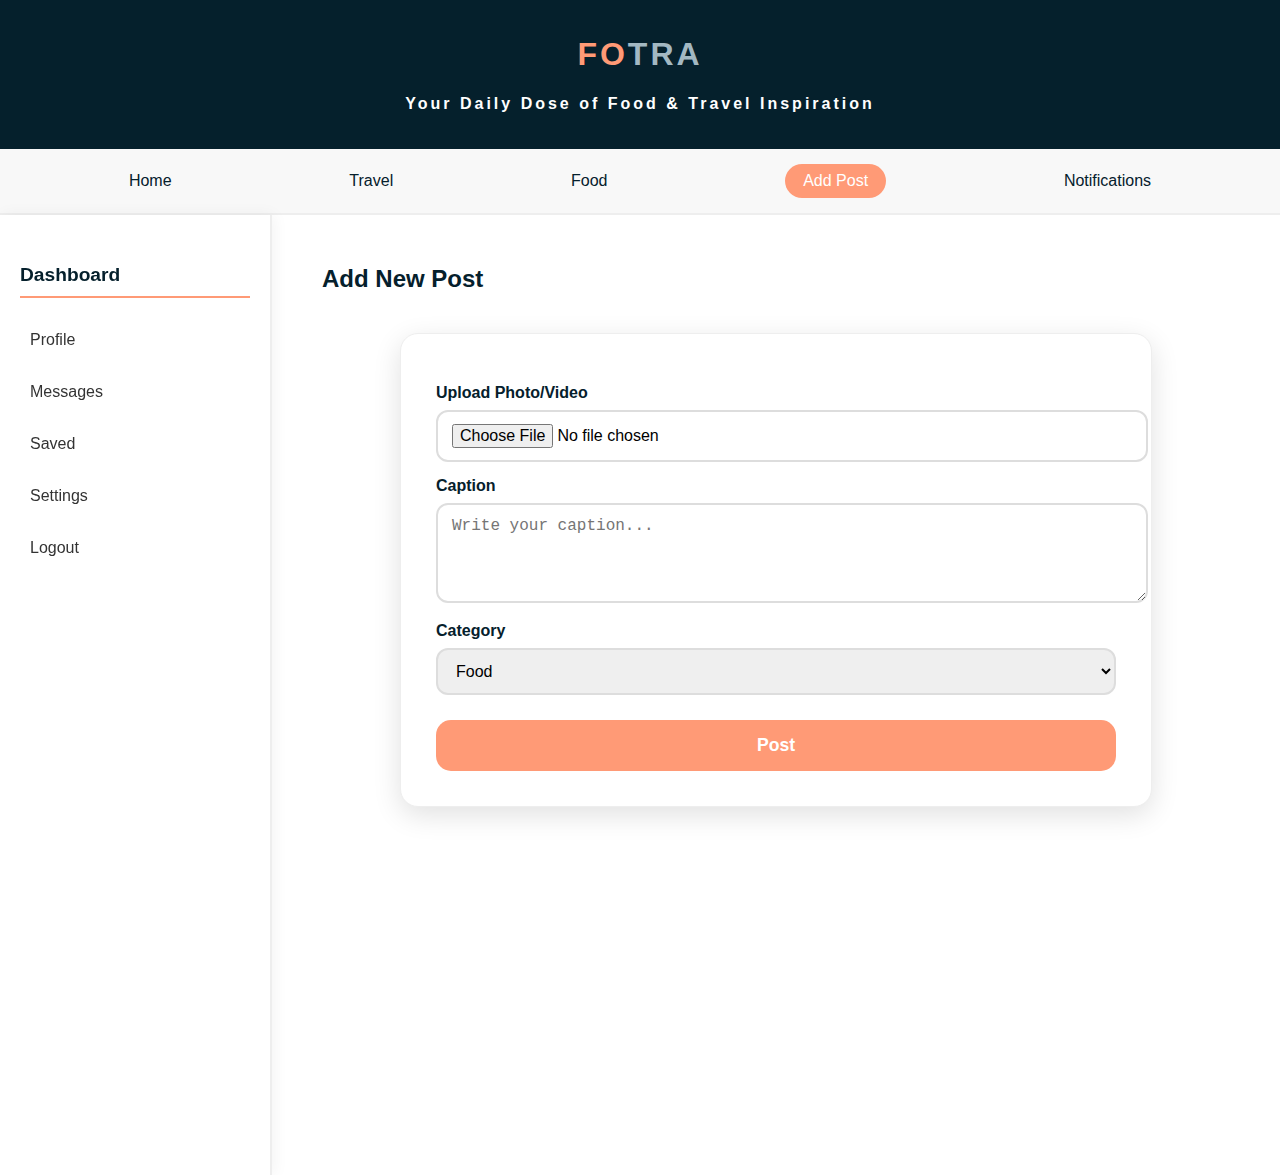
<file: addpost.html>
<!DOCTYPE html>
<html lang="en">
<head>
  <meta charset="UTF-8" />
  <meta name="viewport" content="width=device-width, initial-scale=1.0" />
  <title>Add Post | FOTRA</title>
  <link rel="stylesheet" href="style.css">
</head>

<body>

  <!-- Header -->
  <div class="header">
    <h1><span class="food">FO</span><span class="travel">TRA</span></h1>
    <h4>Your Daily Dose of Food & Travel Inspiration</h4>
  </div>

  <!-- Navbar -->
  <nav class="navbar">
    <div class="nav-container">
      <a href="index.html">Home</a>
      <a href="travel.html">Travel</a>
      <a href="food.html">Food</a>
      <a href="addpost.html" class="add-post active">Add Post</a>
      <a href="notifications.html">Notifications</a>
    </div>
  </nav>

  <div class="main-layout">

    <!-- Sidebar -->
    <aside class="sidebar">
      <h3>Dashboard</h3>
      <ul>
        <li><a href="#">Profile</a></li>
        <li><a href="#">Messages</a></li>
        <li><a href="#">Saved</a></li>
        <li><a href="#">Settings</a></li>
        <li><a href="#">Logout</a></li>
      </ul>
    </aside>

    <!-- Content -->
    <section class="content">
      <h2 style="margin-left:20px; color:#05202c;">Add New Post</h2>

      <div class="addpost-container">
        
        <form class="addpost-form">
          
          <label>Upload Photo/Video</label>
          <input type="file" accept="image/*,video/*" required>

          <label>Caption</label>
          <textarea placeholder="Write your caption..." rows="4" required></textarea>

          <label>Category</label>
          <select required>
            <option value="food">Food</option>
            <option value="travel">Travel</option>
          </select>

          <button type="submit" class="submit-btn">Post</button>

        </form>

      </div>

    </section>
  </div>

</body>
</html>
</file>
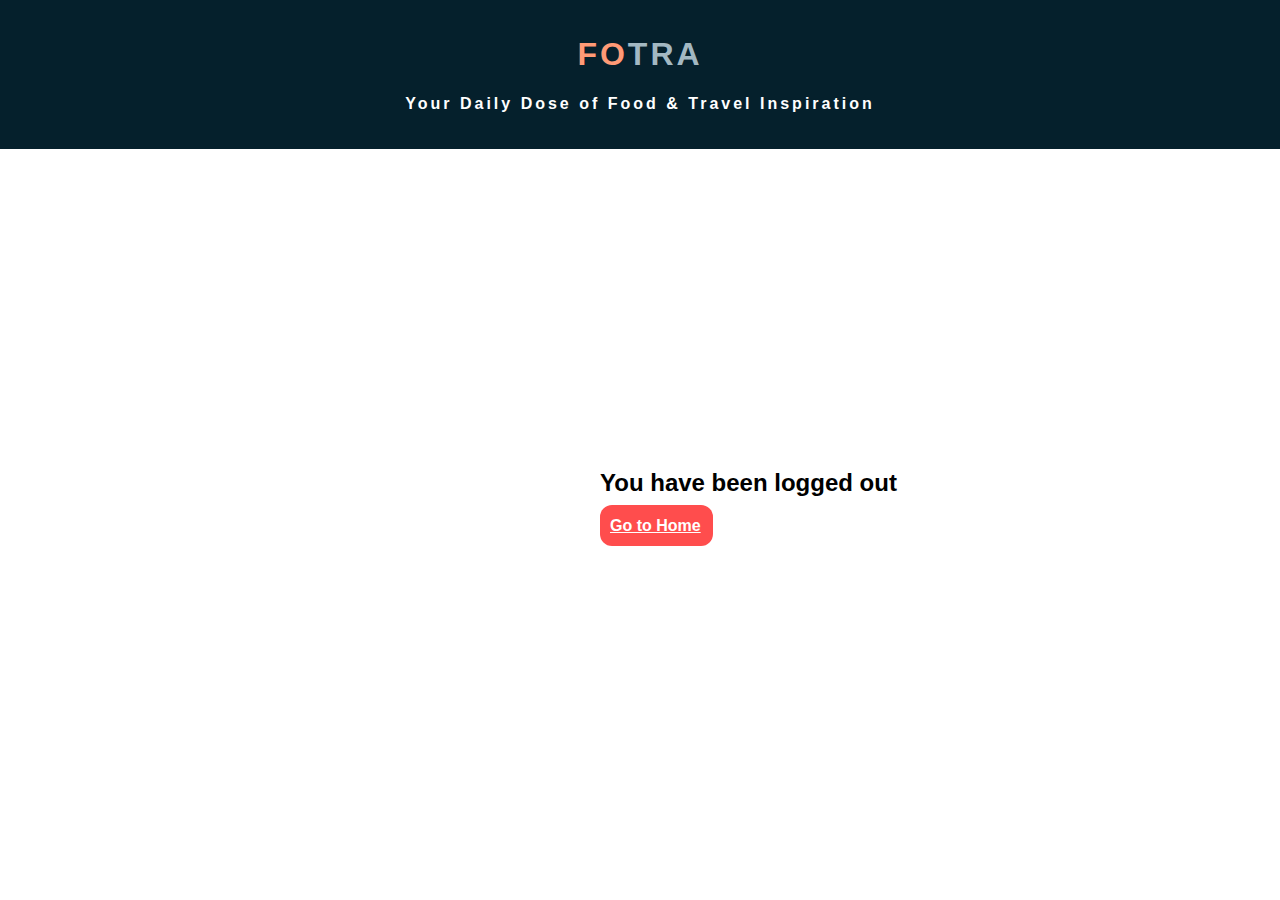
<file: logout.html>
<!DOCTYPE html>
<html lang="en">
<head>
  <meta charset="UTF-8">
  <meta name="viewport" content="width=device-width, initial-scale=1.0">
  <title>Logout - FOTRA</title>
  <link rel="stylesheet" href="style.css">
</head>
<body>

<div class="header">
  <h1><span class="food">FO</span><span class="travel">TRA</span></h1>
  <h4>Your Daily Dose of Food & Travel Inspiration</h4>
</div>

<div class="logout-box">
  <h2>You have been logged out</h2>
  <a href="index.html" class="logout-btn">Go to Home</a>
</div>

</body>
</html>
</file>
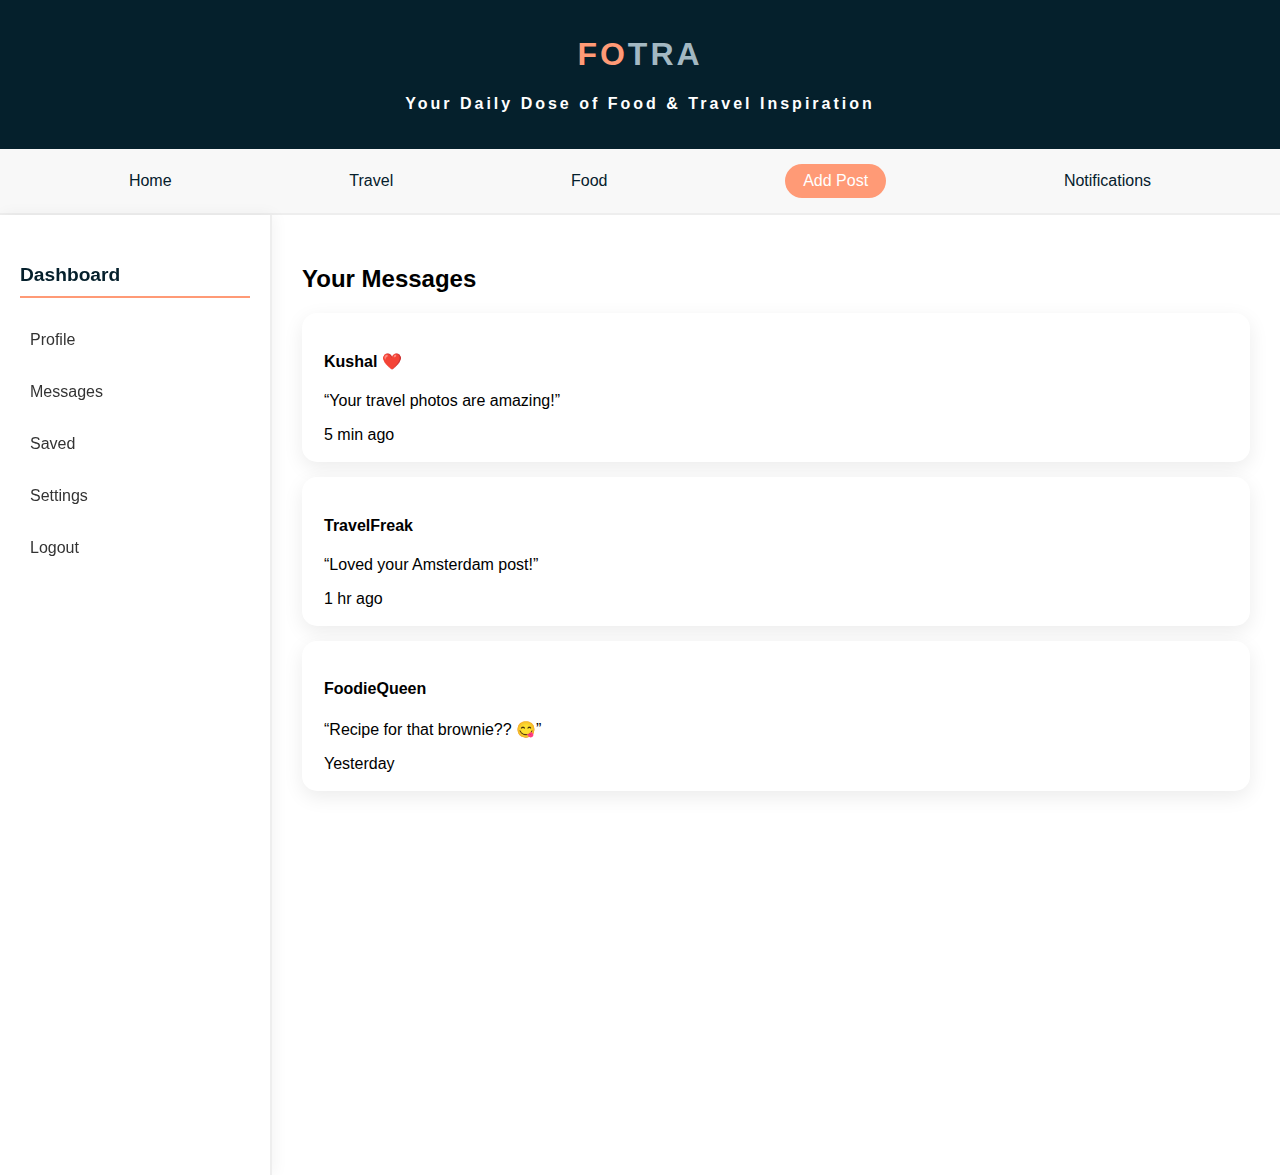
<file: messages.html>
<!DOCTYPE html>
<html lang="en">
<head>
  <meta charset="UTF-8">
  <meta name="viewport" content="width=device-width, initial-scale=1.0">
  <title>Messages - FOTRA</title>
  <link rel="stylesheet" href="style.css">
</head>
<body>

<div class="header">
  <h1><span class="food">FO</span><span class="travel">TRA</span></h1>
  <h4>Your Daily Dose of Food & Travel Inspiration</h4>
</div>

<nav class="navbar">
  <div class="nav-container">
    <a href="index.html">Home</a>
    <a href="travel.html">Travel</a>
    <a href="food.html">Food</a>
    <a href="addpost.html" class="add-post">Add Post</a>
    <a href="notifications.html">Notifications</a>
  </div>
</nav>

<div class="main-layout">

  <aside class="sidebar">
    <h3>Dashboard</h3>
    <ul>
      <li><a href="profile.html">Profile</a></li>
      <li><a href="messages.html">Messages</a></li>
      <li><a href="saved.html">Saved</a></li>
      <li><a href="settings.html">Settings</a></li>
      <li><a href="logout.html">Logout</a></li>
    </ul>
  </aside>

  <section class="content">
    <h2>Your Messages</h2>

    <div class="message-card">
      <h4>Kushal ❤️</h4>
      <p>“Your travel photos are amazing!”</p>
      <span>5 min ago</span>
    </div>

    <div class="message-card">
      <h4>TravelFreak</h4>
      <p>“Loved your Amsterdam post!”</p>
      <span>1 hr ago</span>
    </div>

    <div class="message-card">
      <h4>FoodieQueen</h4>
      <p>“Recipe for that brownie?? 😋”</p>
      <span>Yesterday</span>
    </div>

  </section>

</div>

</body>
</html>
</file>
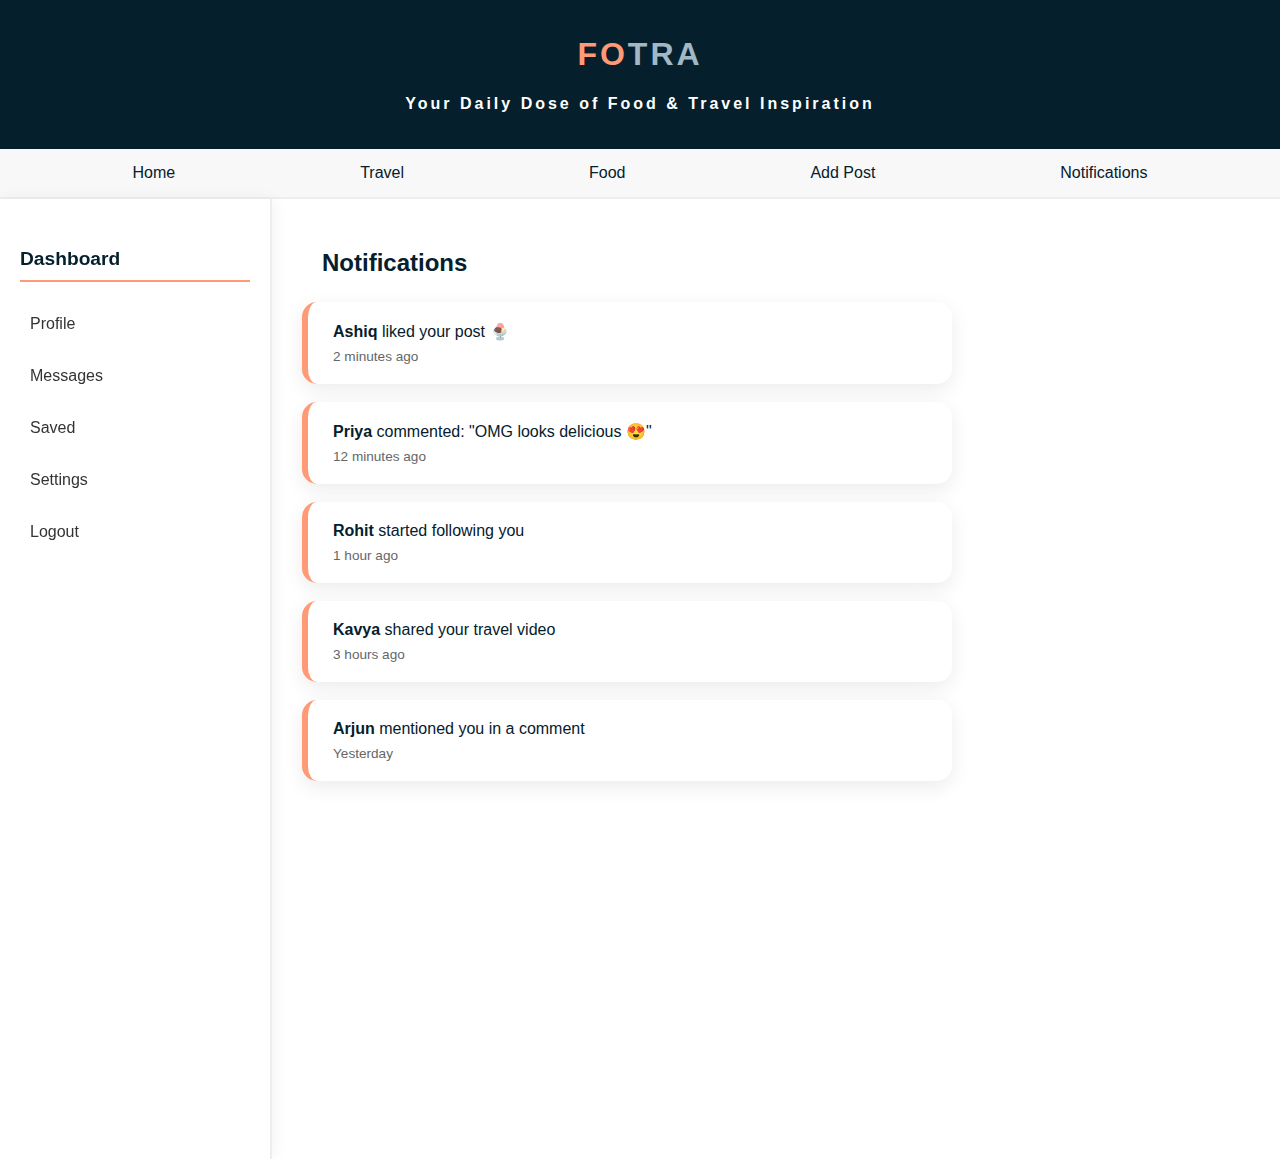
<file: notifications.html>
<!DOCTYPE html>
<html lang="en">
<head>
  <meta charset="UTF-8" />
  <meta name="viewport" content="width=device-width, initial-scale=1.0" />
  <title>Notifications | FOTRA</title>
  <link rel="stylesheet" href="style.css">
</head>

<body>

  <!-- Header -->
  <div class="header">
    <h1><span class="food">FO</span><span class="travel">TRA</span></h1>
    <h4>Your Daily Dose of Food & Travel Inspiration</h4>
  </div>

  <!-- Navbar -->
  <nav class="navbar">
    <div class="nav-container">
      <a href="index.html">Home</a>
      <a href="travel.html">Travel</a>
      <a href="food.html">Food</a>
      <a href="addpost.html">Add Post</a>
      <a href="notifications.html" class="active">Notifications</a>
    </div>
  </nav>

  <div class="main-layout">

    <!-- Sidebar -->
    <aside class="sidebar">
      <h3>Dashboard</h3>
      <ul>
        <li><a href="#">Profile</a></li>
        <li><a href="#">Messages</a></li>
        <li><a href="#">Saved</a></li>
        <li><a href="#">Settings</a></li>
        <li><a href="#">Logout</a></li>
      </ul>
    </aside>

    <!-- Content -->
    <section class="content">
      <h2 style="margin-left:20px; color:#05202c;">Notifications</h2>

      <div class="notifications">

        <div class="notification">
          <p><strong>Ashiq</strong> liked your post 🍨</p>
          <span>2 minutes ago</span>
        </div>

        <div class="notification">
          <p><strong>Priya</strong> commented: "OMG looks delicious 😍"</p>
          <span>12 minutes ago</span>
        </div>

        <div class="notification">
          <p><strong>Rohit</strong> started following you</p>
          <span>1 hour ago</span>
        </div>

        <div class="notification">
          <p><strong>Kavya</strong> shared your travel video</p>
          <span>3 hours ago</span>
        </div>

        <div class="notification">
          <p><strong>Arjun</strong> mentioned you in a comment</p>
          <span>Yesterday</span>
        </div>

      </div>

    </section>
  </div>

</body>
</html>
</file>
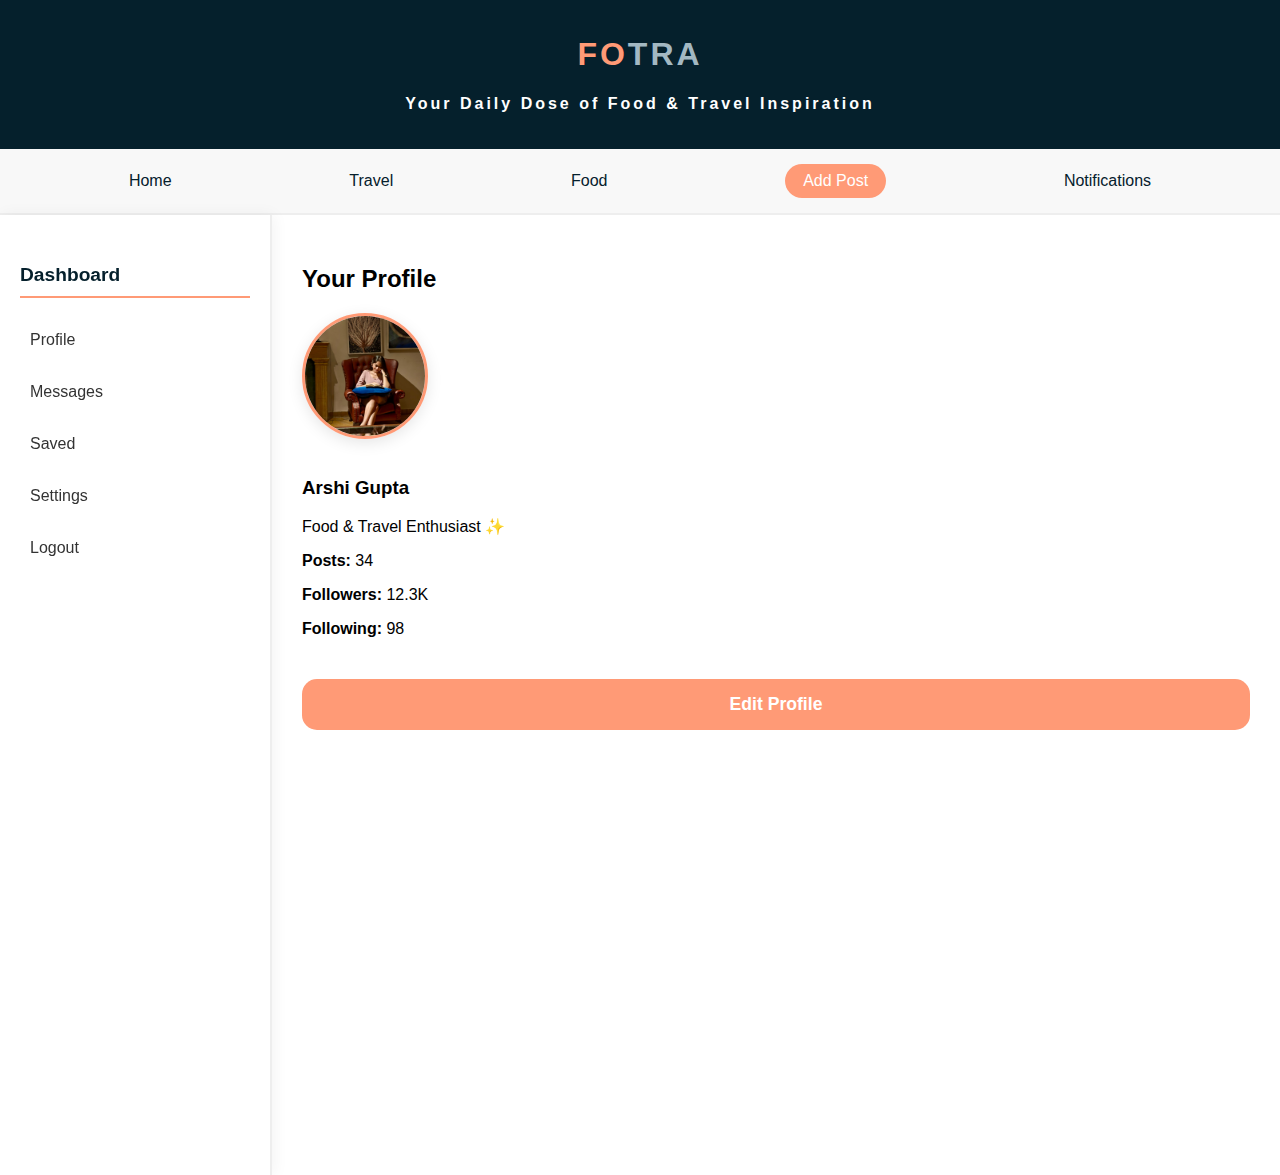
<file: profile.html>
<!DOCTYPE html>
<html lang="en">
<head>
  <meta charset="UTF-8">
  <meta name="viewport" content="width=device-width, initial-scale=1.0">
  <title>Profile - FOTRA</title>
  <link rel="stylesheet" href="style.css">
</head>
<body>

  <!-- HEADER -->
  <div class="header">
    <h1><span class="food">FO</span><span class="travel">TRA</span></h1>
    <h4>Your Daily Dose of Food & Travel Inspiration</h4>
  </div>

  <!-- NAVIGATION -->
  <nav class="navbar">
    <div class="nav-container">
      <a href="index.html">Home</a>
      <a href="travel.html">Travel</a>
      <a href="food.html">Food</a>
      <a href="addpost.html" class="add-post">Add Post</a>
      <a href="notifications.html">Notifications</a>
    </div>
  </nav>

  <div class="main-layout">

    <!-- SIDEBAR -->
    <aside class="sidebar">
      <h3>Dashboard</h3>
      <ul>
        <li><a href="profile.html">Profile</a></li>
        <li><a href="messages.html">Messages</a></li>
        <li><a href="saved.html">Saved</a></li>
        <li><a href="settings.html">Settings</a></li>
        <li><a href="logout.html">Logout</a></li>
      </ul>
    </aside>

    <!-- MAIN CONTENT -->
    <section class="content">
      <h2>Your Profile</h2>

      <div class="profile-card">
        <img src="posts/profile.jpeg" class="profile-photo" alt="User">
        <h3>Arshi Gupta</h3>
        <p>Food & Travel Enthusiast ✨</p>

        <div class="profile-info">
          <p><strong>Posts:</strong> 34</p>
          <p><strong>Followers:</strong> 12.3K</p>
          <p><strong>Following:</strong> 98</p>
        </div>

        <button class="submit-btn">Edit Profile</button>
      </div>
    </section>
  
  </div>

</body>
</html>
</file>
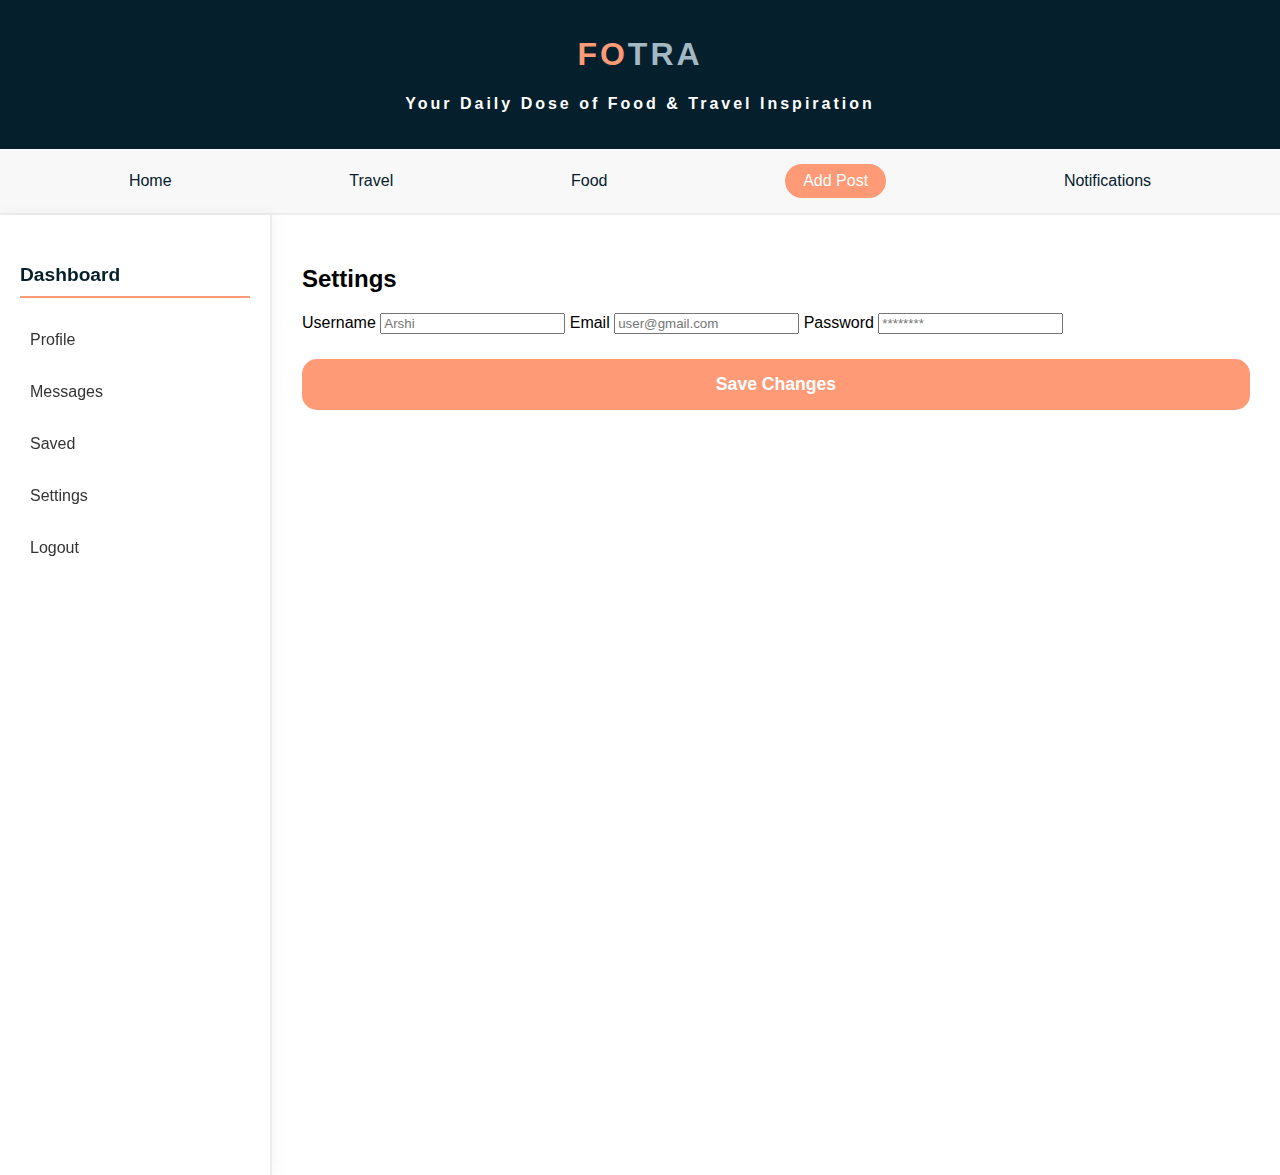
<file: settings.html>
<!DOCTYPE html>
<html lang="en">
<head>
  <meta charset="UTF-8">
  <meta name="viewport" content="width=device-width, initial-scale=1.0">
  <title>Settings - FOTRA</title>
  <link rel="stylesheet" href="style.css">
</head>
<body>

<div class="header">
  <h1><span class="food">FO</span><span class="travel">TRA</span></h1>
  <h4>Your Daily Dose of Food & Travel Inspiration</h4>
</div>

<nav class="navbar">
  <div class="nav-container">
    <a href="index.html">Home</a>
    <a href="travel.html">Travel</a>
    <a href="food.html">Food</a>
    <a href="addpost.html" class="add-post">Add Post</a>
    <a href="notifications.html">Notifications</a>
  </div>
</nav>

<div class="main-layout">

  <aside class="sidebar">
    <h3>Dashboard</h3>
    <ul>
      <li><a href="profile.html">Profile</a></li>
      <li><a href="messages.html">Messages</a></li>
      <li><a href="saved.html">Saved</a></li>
      <li><a href="settings.html">Settings</a></li>
      <li><a href="logout.html">Logout</a></li>
    </ul>
  </aside>

  <section class="content">
    <h2>Settings</h2>

    <div class="settings-card">
      <label>Username</label>
      <input type="text" placeholder="Arshi">

      <label>Email</label>
      <input type="email" placeholder="user@gmail.com">

      <label>Password</label>
      <input type="password" placeholder="********">

      <button class="submit-btn">Save Changes</button>
    </div>

  </section>

</div>

</body>
</html>
</file>
<file: style.css>
body {
      font-family: "Poppins", sans-serif;
      margin: 0;
      padding: 0;
      background-color: #ffffff;
    }

    /* HEADER */
    .header {
      background-color: #05202c;
      color: #fff;
      padding: 15px 0;
      text-align: center;
      letter-spacing: 3px;
    }

    .food {
      color: #ff9a76;
    }

    .travel {
      color: #a3b8c2;
    }

    /* GALLERY GRID */
    .gallery {
      display: grid;
      grid-template-columns: repeat(auto-fit, minmax(250px, 1fr));
      gap: 25px;
      padding: 40px;
      justify-items: center;
    }

    /* POST CARD */
    .post {
      background: #fff;
      border-radius: 18px;
      overflow: hidden;
      box-shadow: 0 6px 20px rgba(0, 0, 0, 0.08);
      transition: transform 0.3s ease, box-shadow 0.3s ease;
      width: 100%;
      max-width: 300px;
    }

    /* (images only) */
    .post.image:hover {
      transform: scale(1.04);
      box-shadow: 0 12px 28px rgba(0, 0, 0, 0.15);
    }

    /* IMAGE STYLE */
    .post.image img {
      width: 100%;
      height: 380px;
      object-fit: cover;
      display: block;
      border-bottom: 1px solid #eee;
      transition: transform 0.4s ease;
    }

    /* SLIGHT IMAGE ZOOM INSIDE CARD */
    .post.image:hover img {
      transform: scale(1.09);
    }

    /* VIDEO POST */
    .post.video video {
      width: 100%;
      height: 380px;
      object-fit: cover;
      display: block;
      border-bottom: 1px solid #eee;
      border-radius: 0;
      transition: box-shadow 0.3s ease, transform 0.3s ease;
    }

    .post.video:hover {
      transform: scale(1.02);
      box-shadow: 0 10px 25px rgba(0, 0, 0, 0.12);
    }

    .caption {
      padding: 12px 15px;
    }

    .caption h3 {
      margin: 5px 0;
      font-size: 1rem;
      color: #05202c;
    }

    /* ACTION BAR */
    .actions {
      display: flex;
      align-items: center;
      justify-content: space-between;
      padding: 0 15px 15px 15px;
      color: #666;
      font-size: 0.9rem;
    }

    .actions span {
      cursor: pointer;
      transition: color 0.2s;
    }

    .actions span:hover {
      color: #ff9a76;
    }

    /* RESPONSIVE DESIGN */
    @media (max-width: 768px) {
      .gallery {
        padding: 20px;
        gap: 15px;
      }

      .post {
        max-width: 100%;
      }

      .post img,
      .post video {
        height: 320px;
      }
    }
.navbar {
  width: 100%;
  background-color: #f8f8f8;
  border-bottom: 2px solid #eee;
}

.nav-container {
  max-width: 1200px;
  margin: 0 auto;
  display: flex;
  justify-content: space-around;
  align-items: center;
  padding: 15px 0;
}

.navbar a {
  text-decoration: none;
  color: #05202c;
  font-weight: 500;
  font-size: 1rem;
  position: relative;
  transition: color 0.3s ease;
}

.navbar a::after {
  content: "";
  position: absolute;
  left: 0;
  bottom: -6px;
  width: 0%;
  height: 2px;
  background-color: #ff9a76;
  transition: width 0.3s ease;
}

.navbar a:hover {
  color: #ff9a76;
}

.navbar a:hover::after {
  width: 100%;
}

/* Highlight "Add Post" */
.add-post {
  background-color: #ff9a76;
  color: #fff !important;
  padding: 8px 18px;
  border-radius: 20px;
  font-weight: 600;
  transition: all 0.3s ease;
}

.add-post:hover {
  background-color: #ff7a50;
  transform: scale(1.05);
}

/* Responsive */
@media (max-width: 768px) {
  .nav-container {
    flex-wrap: wrap;
    gap: 15px;
  }
}
.main-layout {
  display: flex;
  min-height: 100vh;
  width: 100%;
}

/* Sidebar */
.sidebar {
  width: 230px;
  background-color: #ffffff;
  border-right: 2px solid #eee;
  padding: 30px 20px;
  box-shadow: 2px 0 15px rgba(0, 0, 0, 0.05);
  position: sticky;
  top: 0;
  height: 100vh;
}
.sidebar h3 {
  color: #05202c;
  margin-bottom: 25px;
  font-size: 1.2rem;
  border-bottom: 2px solid #ff9a76;
  padding-bottom: 10px;
}

.sidebar ul {
  list-style: none;
  padding: 0;
}

.sidebar ul li {
  margin: 18px 0;
}

.sidebar ul li a {
  text-decoration: none;
  color: #333;
  font-weight: 500;
  display: block;
  transition: all 0.3s ease;
  padding: 8px 10px;
  border-radius: 8px;
}

.sidebar ul li a:hover {
  background-color: #ff9a76;
  color: #fff;
}

/* Main Content */
.content {
  flex: 1;
  padding: 30px;
}

/* Responsive */
@media (max-width: 900px) {
  .main-layout {
    flex-direction: column;
  }

  .sidebar {
    width: 100%;
    height: auto;
    display: flex;
    justify-content: space-around;
    align-items: center;
    box-shadow: none;
    border-right: none;
    border-bottom: 2px solid #eee;
  }

  .sidebar ul {
    display: flex;
    gap: 20px;
  }

  .sidebar h3 {
    display: none;
  }
}
.t {
    background-color: #ff7a50;
    padding: 5px 10px;
    border-radius: 5px;
    color: white;
}


/* ADD POST PAGE */
.addpost-container {
  width: 100%;
  display: flex;
  justify-content: center;
  margin-top: 40px;
}
@keyframes fadeIn {
  from {opacity: 0; transform: translateY(10px);}
  to {opacity: 1; transform: translateY(0);}
}

.addpost-form {
  width: 100%;
  max-width: 680px;
  background: #ffffff;
  padding: 35px;
  border-radius: 18px;
  box-shadow: 0px 8px 28px rgba(0,0,0,0.12);
  border: 1px solid #eee;
  animation: fadeIn 0.5s ease forwards;
}

.addpost-form label {
  font-weight: 600;
  color: #05202c;
  margin-top: 15px;
  display: block;
}

.addpost-form input,
.addpost-form textarea,
.addpost-form select {
  width: 100%;
  padding: 12px 14px;
  margin-top: 8px;
  border: 2px solid #ddd;
  border-radius: 12px;
  font-size: 1rem;
  transition: 0.3s ease;
}

.addpost-form input:focus,
.addpost-form textarea:focus,
.addpost-form select:focus {
  border-color: #ff9a76;
  box-shadow: 0 0 8px rgba(255,154,118,0.4);
}

.submit-btn {
  width: 100%;
  background-color: #ff9a76;
  color: #fff;
  margin-top: 25px;
  padding: 15px;
  font-size: 1.1rem;
  font-weight: 600;
  border-radius: 15px;
  border: none;
  cursor: pointer;
  transition: 0.3s ease;
}

.submit-btn:hover {
  background-color: #ff7a50;
  transform: translateY(-2px);
}
.upload-box {
  width: 100%;
  height: 260px;
  background: #fafafa;
  border: 3px dashed #ccc;
  border-radius: 20px;
  margin-bottom: 20px;
  display: flex;
  align-items: center;
  justify-content: center;
  cursor: pointer;
  transition: 0.3s ease;
}

.upload-box:hover {
  border-color: #ff9a76;
  background: #fff2eb;
}

.upload-box span {
  font-size: 70px;
  color: #aaa;
  font-weight: 200;
  transition: 0.3s ease;
}

.upload-box:hover span {
  color: #ff9a76;
}

/* HIDE INPUT */
#hidden-file-input {
  display: none;
}

.notifications {
  margin-top: 25px;
  width: 100%;
  max-width: 650px;
}

.notification {
  background: #ffffff;
  padding: 20px 25px;
  margin: 18px 0;
  border-radius: 15px;
  border-left: 6px solid #ff9a76;
  box-shadow: 0px 6px 20px rgba(0,0,0,0.08);
  transition: 0.3s ease;
}

.notification:hover {
  transform: translateX(5px);
  box-shadow: 0px 10px 28px rgba(0,0,0,0.12);
  background: #fff7f3;
}

.notification p {
  margin: 0;
  font-size: 1rem;
  color: #05202c;
  font-weight: 500;
}

.notification span {
  display: block;
  margin-top: 8px;
  color: #666;
  font-size: 0.85rem;
}
* {
  scroll-behavior: smooth;
}

body {
  transition: background 0.4s ease;
}

/* Fade-in animation for pages */
.fade-in {
  animation: fadeIn 0.6s ease forwards;
  opacity: 0;
}

@keyframes fadeIn {
  from { opacity: 0; transform: translateY(10px); }
  to { opacity: 1; transform: translateY(0); }
}
.sidebar {
  transition: all 0.35s ease-in-out;
}

.sidebar ul li:hover {
  box-shadow: 0 0 15px rgba(255, 178, 36, 0.4);
}

@media (max-width: 900px) {
  .sidebar {
    width: 100%;
    height: auto;
    position: relative;
    border-right: none;
    border-bottom: 2px solid #333;
    padding: 12px 10px;
  }

  .sidebar ul {
    display: flex;
    justify-content: space-around;
    gap: 10px;
    flex-wrap: wrap;
  }

  .main {
    width: 100%;
    margin-left: 0;
  }
}

.notification-box {
  position: relative;
  overflow: hidden;
}

.notification-box::after {
  content: "";
  position: absolute;
  top: 0; left: -100%;
  width: 100%; height: 3px;
  background: linear-gradient(90deg, transparent, #ffbb00, transparent);
  transition: 0.4s;
}

.notification-box:hover::after {
  left: 0;
}

.notification-box:hover {
  transform: translateX(10px) scale(1.02);
  box-shadow: 0 5px 18px rgba(255, 187, 59, 0.25);
}


.upload-box {
  animation: pulseBox 1.8s infinite ease-in-out;
}

@keyframes pulseBox {
  0% { box-shadow: 0 0 0 rgba(255, 176, 0, 0); }
  50% { box-shadow: 0 0 20px rgba(255, 176, 0, 0.15); }
  100% { box-shadow: 0 0 0 rgba(255, 176, 0, 0); }
}

@media (max-width: 600px) {
  .upload-box {
    width: 90%;
    height: 260px;
  }

  .upload-box span {
    font-size: 60px;
  }

  .add-post-btn {
    font-size: 14px;
    padding: 10px 20px;
  }
}

.gallery {
  transition: 0.3s ease;
}

.post {
  animation: fadeInCards 0.5s ease;
}

@keyframes fadeInCards {
  from { opacity: 0; transform: scale(0.92); }
  to { opacity: 1; transform: scale(1); }
}

/* Make videos scale smoothly on hover */
.post.video:hover video {
  transform: scale(1.06);
  transition: transform 0.3s ease;
}

button, .add-post-btn {
  transition: 0.3s ease;
  transform-origin: center;
}

button:hover, .add-post-btn:hover {
  transform: translateY(-2px) scale(1.04);
}
.profile-photo {
  width: 120px;
  height: 120px;
  border-radius: 50%;
  object-fit: cover;
  border: 3px solid #ff9a76;
  box-shadow: 0 4px 15px rgba(0, 0, 0, 0.1);
  margin-bottom: 15px;
}
.message-card {
  background: #ffffff;
  padding: 18px 22px;
  border-radius: 15px;
  box-shadow: 0px 6px 20px rgba(0,0,0,0.08);
  margin-bottom: 15px;
  transition: 0.3s ease;
}
.logout-btn {
  width: 100%;
  background-color: #ff4d4d;
  color: #fff;
  padding: 12px;
  font-size: 1rem;
  font-weight: 600;
  border: none;
  border-radius: 12px;
  cursor: pointer;
  transition: all 0.3s ease;
  padding-left:  10px;
}
.logout-box {
  margin-top: 320px;
  margin-left: 600px;
}
</file>
